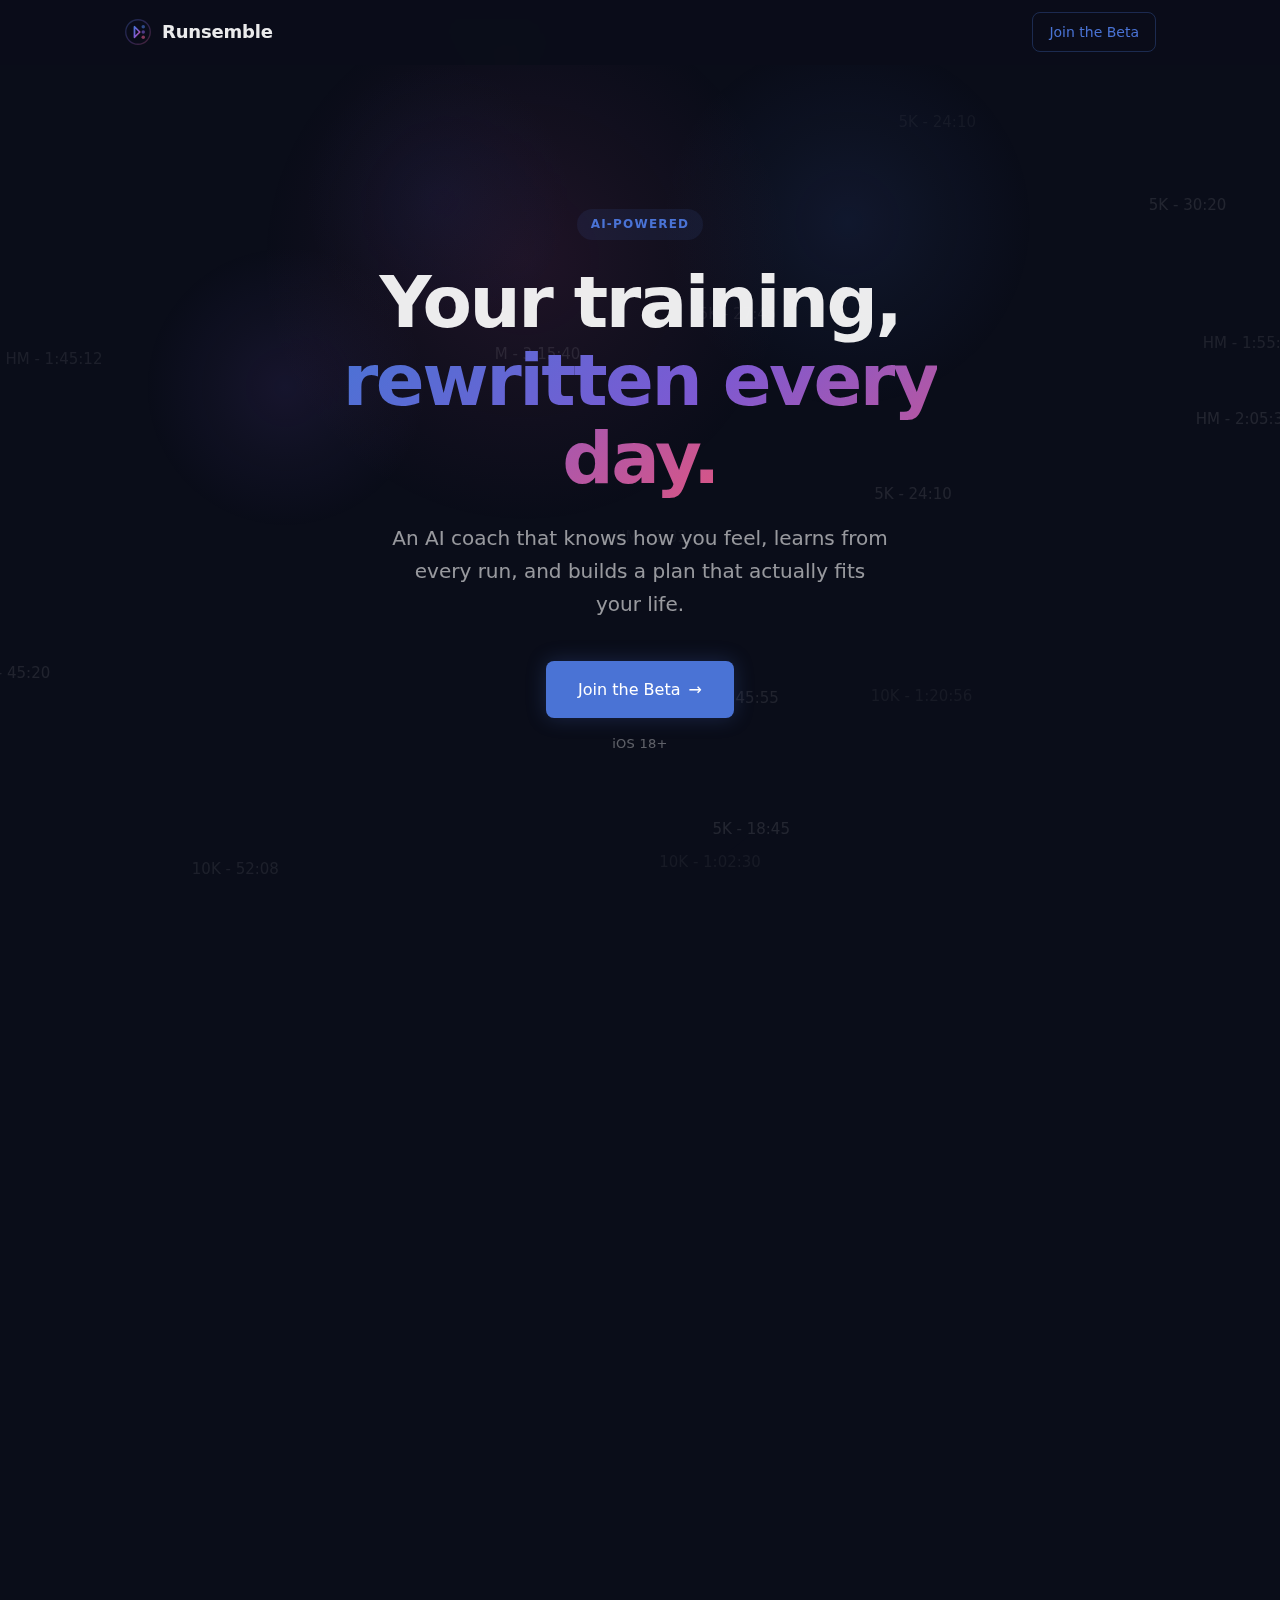
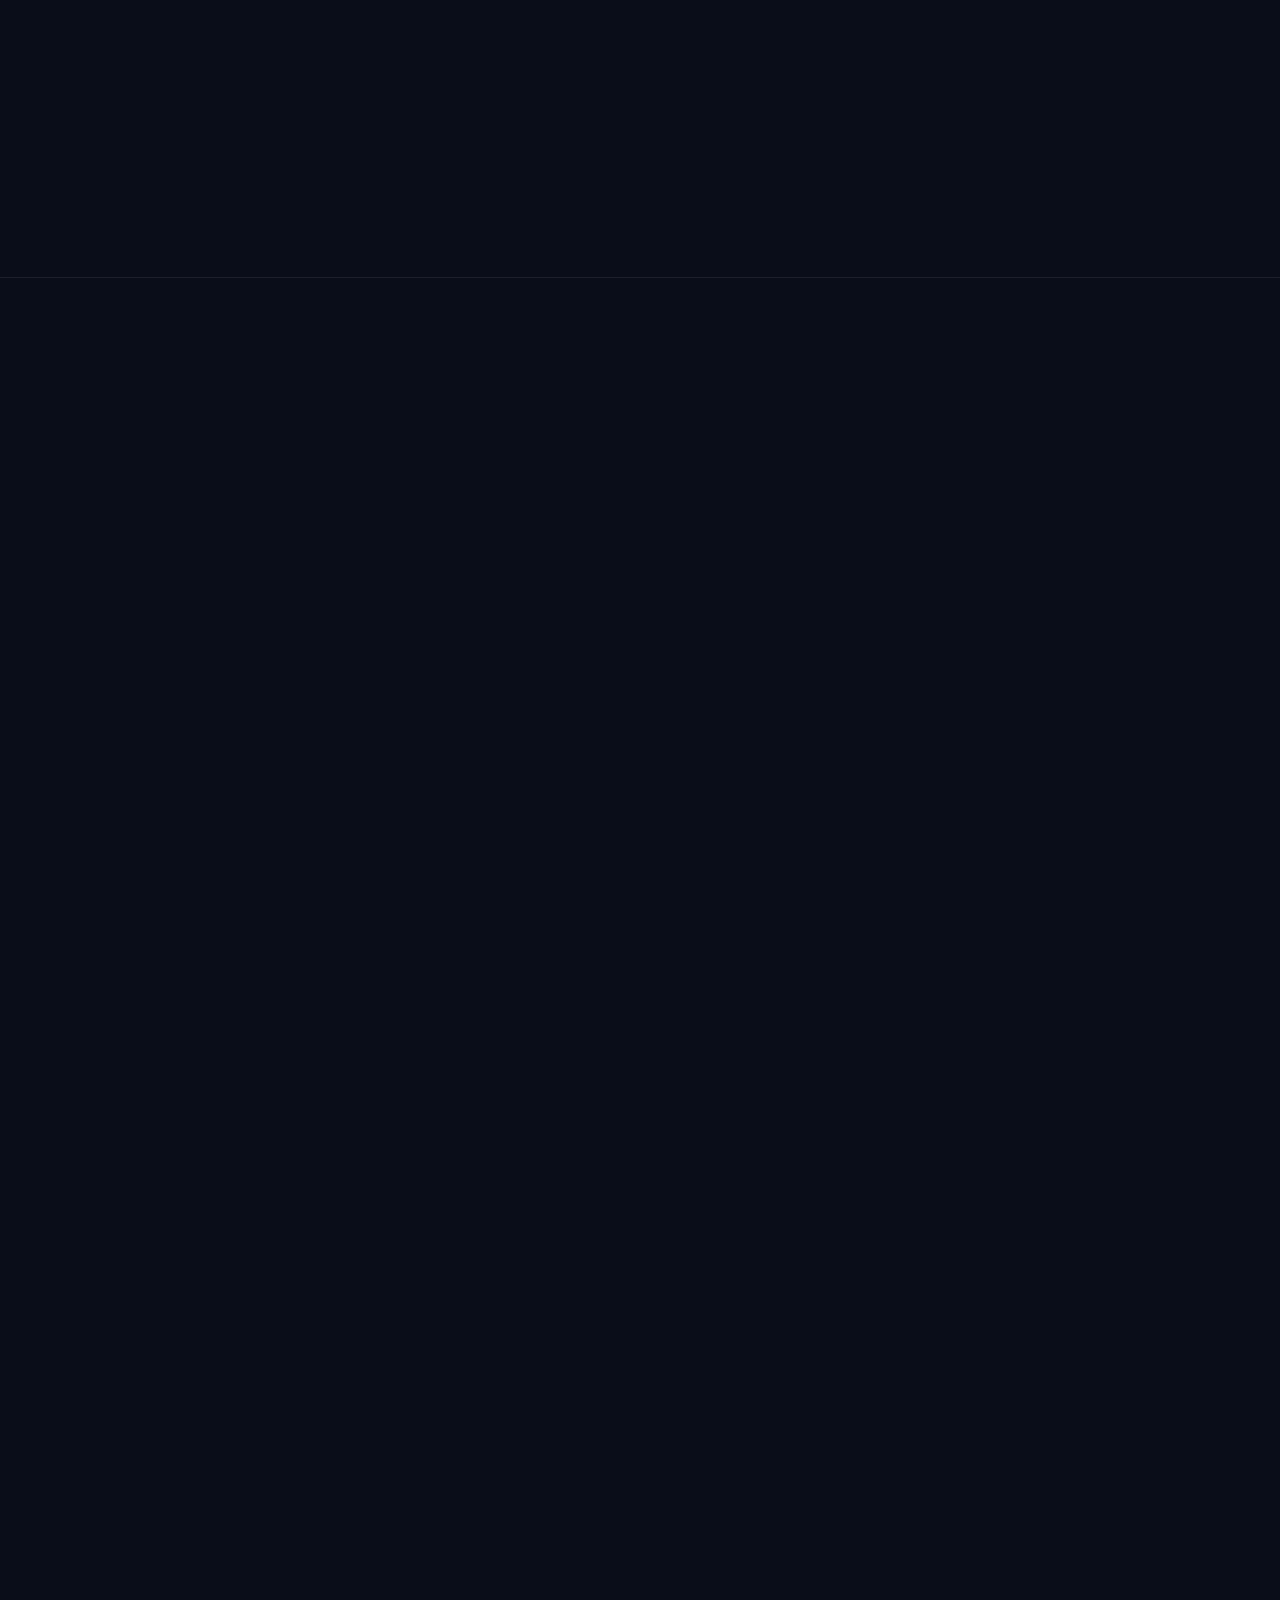
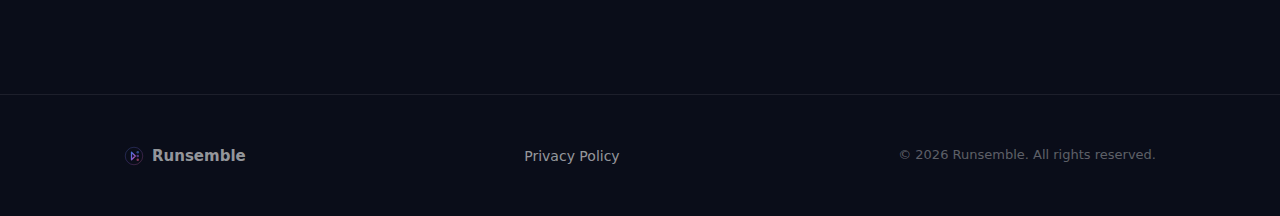
<file: index.html>
<!DOCTYPE html>
<html lang="en">
<head>
  <meta charset="UTF-8">
  <meta name="viewport" content="width=device-width, initial-scale=1.0">
  <title>Runsemble — Your training, rewritten every day</title>
  <meta name="description" content="AI-powered running coach that adapts to how you feel, learns from every run, and plans your whole year. Built for runners who want intelligent, personalised training.">

  <meta property="og:title" content="Runsemble — Your training, rewritten every day">
  <meta property="og:description" content="AI-powered running coach that adapts to how you feel, learns from every run, and plans your whole year.">
  <meta property="og:type" content="website">
  <meta property="og:url" content="https://runsemble.com">
  <meta name="twitter:card" content="summary">
  <meta name="twitter:title" content="Runsemble — Your training, rewritten every day">
  <meta name="twitter:description" content="AI-powered running coach that adapts to how you feel, learns from every run, and plans your whole year.">

  <meta name="theme-color" content="#0A0D19">
  <link rel="icon" type="image/svg+xml" href="/favicon.svg">
  <link rel="stylesheet" href="/style.css">
</head>
<body>
  <a href="#main" class="skip-link">Skip to content</a>

  <nav>
    <div class="container nav-inner">
      <a href="/" class="logo" aria-label="Runsemble home">
        <svg class="logo-icon" viewBox="0 0 32 32" fill="none" xmlns="http://www.w3.org/2000/svg" aria-hidden="true">
          <defs>
            <linearGradient id="logo-grad" x1="0%" y1="0%" x2="100%" y2="100%">
              <stop offset="0%" stop-color="#4A73D5"/>
              <stop offset="50%" stop-color="#7D59D2"/>
              <stop offset="100%" stop-color="#D95585"/>
            </linearGradient>
          </defs>
          <circle cx="16" cy="16" r="14" stroke="url(#logo-grad)" stroke-width="1.5" fill="none" opacity="0.3"/>
          <path d="M12 10 L12 22 M12 22 L18 16 L12 10" stroke="url(#logo-grad)" stroke-width="2" stroke-linecap="round" stroke-linejoin="round" fill="none"/>
          <circle cx="22" cy="10" r="2" fill="#4A73D5" opacity="0.6"/>
          <circle cx="22" cy="16" r="2" fill="#7D59D2" opacity="0.6"/>
          <circle cx="22" cy="22" r="2" fill="#D95585" opacity="0.6"/>
        </svg>
        <span>Runsemble</span>
      </a>
      <a href="#early-access" class="btn btn-ghost btn-sm">Join the Beta</a>
    </div>
  </nav>

  <main id="main">
    <!-- Hero -->
    <section class="hero" id="early-access">
      <canvas id="hero-canvas" class="hero-canvas" aria-hidden="true"></canvas>
      <div class="container">
        <div class="hero-content">
          <span class="badge">AI-Powered</span>
          <h1>Your training,<br><span class="gradient-text">rewritten every day.</span></h1>
          <p class="hero-sub">An AI coach that knows how you feel, learns from every run, and builds a plan that actually fits your&nbsp;life.</p>
          <div class="hero-cta">
            <a href="#" class="btn btn-primary btn-lg">Join the Beta <span aria-hidden="true">&rarr;</span></a>
            <p class="hero-note">iOS 18+</p>
          </div>
        </div>
      </div>
    </section>

    <!-- App Showcase -->
    <section class="showcase">
      <div class="container">
        <div class="showcase-header reveal">
          <h2>A day with Runsemble</h2>
          <p>Open the app. Tell it how you feel. Your session adapts instantly&nbsp;&mdash; no waiting, no thinking.</p>
        </div>

        <div class="app-mockup reveal-stagger">
          <!-- Session card -->
          <div class="session-card reveal" style="--i:0">
            <div class="session-label">Today's Session</div>
            <div class="session-title">Easy Run + Strides</div>
            <div class="session-meta">
              <div class="meta-item">
                <span class="meta-label">Distance</span>
                <span class="meta-value">8 km</span>
              </div>
              <div class="meta-item">
                <span class="meta-label">Pace</span>
                <span class="meta-value">5:40/km</span>
              </div>
              <div class="meta-item">
                <span class="meta-label">Duration</span>
                <span class="meta-value">~46 min</span>
              </div>
              <div class="meta-item">
                <span class="meta-label">Effort</span>
                <span class="meta-value">Zone 2</span>
              </div>
            </div>
            <div class="session-desc">8km easy with 4&times;100m strides at 5K pace in the final 2km. Keep strides relaxed and&nbsp;smooth.</div>

            <!-- RAG buttons -->
            <div class="rag-prompt">Adapt your run. How do you feel today?</div>
            <div class="rag-row" aria-label="How are you feeling?">
              <div class="rag-btn rag-red">Bad</div>
              <div class="rag-btn rag-amber">Tired</div>
              <div class="rag-btn rag-green">Good</div>
              <div class="rag-btn rag-boost">Great</div>
            </div>
          </div>

          <!-- Volume chart -->
          <div class="volume-chart reveal" style="--i:1">
            <div class="volume-label">Weekly Volume</div>
            <div class="volume-bars">
              <div class="volume-bar past" style="height:45%"></div>
              <div class="volume-bar past" style="height:52%"></div>
              <div class="volume-bar past" style="height:58%"></div>
              <div class="volume-bar deload" style="height:35%"></div>
              <div class="volume-bar past" style="height:55%"></div>
              <div class="volume-bar past" style="height:62%"></div>
              <div class="volume-bar current" style="height:70%"></div>
              <div class="volume-bar future" style="height:75%"></div>
              <div class="volume-bar future" style="height:80%"></div>
              <div class="volume-bar future" style="height:50%"></div>
              <div class="volume-bar future" style="height:78%"></div>
              <div class="volume-bar future" style="height:85%"></div>
            </div>
          </div>
        </div>
      </div>
    </section>

    <!-- Features -->
    <section class="features">
      <div class="container">
        <div class="features-header reveal">
          <h2>What other apps can't do</h2>
          <p>Not another generic plan. Runsemble is the first coach that actually understands your&nbsp;life.</p>
        </div>

        <div class="feature-grid reveal-stagger">
          <div class="feature-card reveal" style="--i:0">
            <div class="feature-icon green" aria-hidden="true">
              <svg viewBox="0 0 24 24" fill="none" stroke="currentColor" stroke-width="1.8" stroke-linecap="round" stroke-linejoin="round">
                <circle cx="12" cy="12" r="10"/>
                <path d="M8 14s1.5 2 4 2 4-2 4-2"/>
                <line x1="9" y1="9" x2="9.01" y2="9"/>
                <line x1="15" y1="9" x2="15.01" y2="9"/>
              </svg>
            </div>
            <h3>Feels your day</h3>
            <p>Tap how you feel. Your session adapts instantly&nbsp;&mdash; harder, easier, or completely different. Works offline, no&nbsp;waiting.</p>
          </div>

          <div class="feature-card reveal" style="--i:1">
            <div class="feature-icon purple" aria-hidden="true">
              <svg viewBox="0 0 24 24" fill="none" stroke="currentColor" stroke-width="1.8" stroke-linecap="round" stroke-linejoin="round">
                <path d="M12 2v4M12 18v4M4.93 4.93l2.83 2.83M16.24 16.24l2.83 2.83M2 12h4M18 12h4M4.93 19.07l2.83-2.83M16.24 7.76l2.83-2.83"/>
              </svg>
            </div>
            <h3>Knows your patterns</h3>
            <p>Holidays, busy weeks, energy cycles&nbsp;&mdash; your plan accounts for real life, not just training&nbsp;theory.</p>
          </div>

          <div class="feature-card reveal" style="--i:2">
            <div class="feature-icon blue" aria-hidden="true">
              <svg viewBox="0 0 24 24" fill="none" stroke="currentColor" stroke-width="1.8" stroke-linecap="round" stroke-linejoin="round">
                <rect x="3" y="4" width="18" height="18" rx="2" ry="2"/>
                <line x1="16" y1="2" x2="16" y2="6"/>
                <line x1="8" y1="2" x2="8" y2="6"/>
                <line x1="3" y1="10" x2="21" y2="10"/>
                <path d="M8 14h.01M12 14h.01M16 14h.01M8 18h.01M12 18h.01"/>
              </svg>
            </div>
            <h3>Plans your whole year</h3>
            <p>Multiple races, different priorities, deload cycles. Claude builds the full picture so every week has&nbsp;purpose.</p>
          </div>

          <div class="feature-card reveal" style="--i:3">
            <div class="feature-icon pink" aria-hidden="true">
              <svg viewBox="0 0 24 24" fill="none" stroke="currentColor" stroke-width="1.8" stroke-linecap="round" stroke-linejoin="round">
                <polyline points="23 6 13.5 15.5 8.5 10.5 1 18"/>
                <polyline points="17 6 23 6 23 12"/>
              </svg>
            </div>
            <h3>Learns every week</h3>
            <p>Every Monday your plan evolves. What you actually ran, how you felt, your race results&nbsp;&mdash; all feed back&nbsp;in.</p>
          </div>

          <div class="feature-card reveal" style="--i:4">
            <div class="feature-icon blue" aria-hidden="true">
              <svg viewBox="0 0 24 24" fill="none" stroke="currentColor" stroke-width="1.8" stroke-linecap="round" stroke-linejoin="round">
                <path d="M17 21v-2a4 4 0 00-4-4H5a4 4 0 00-4 4v2"/>
                <circle cx="9" cy="7" r="4"/>
                <path d="M23 21v-2a4 4 0 00-3-3.87"/>
                <path d="M16 3.13a4 4 0 010 7.75"/>
              </svg>
            </div>
            <h3>Run together</h3>
            <p>Train with someone at a completely different pace. Claude merges both plans into one shared&nbsp;session.</p>
          </div>

          <div class="feature-card reveal" style="--i:5">
            <div class="feature-icon pink" aria-hidden="true">
              <svg viewBox="0 0 24 24" fill="none" stroke="currentColor" stroke-width="1.8" stroke-linecap="round" stroke-linejoin="round">
                <path d="M12 22c5.523 0 10-4.477 10-10S17.523 2 12 2 2 6.477 2 12s4.477 10 10 10z"/>
                <path d="M12 6v6l4 2"/>
              </svg>
            </div>
            <h3>Race-day ready</h3>
            <p>Automatic taper before every race. Recovery ramps after. Injury&nbsp;flow built in&nbsp;&mdash; not hidden in&nbsp;settings.</p>
          </div>
        </div>
      </div>
    </section>

    <!-- Final CTA -->
    <section class="final-cta">
      <div class="container reveal">
        <h2>Training that gets you.<br>Not just your&nbsp;data.</h2>
        <a href="#" class="btn btn-primary btn-lg">Join the Beta <span aria-hidden="true">&rarr;</span></a>
        <p class="hero-note">iOS 18+ &middot; Free during beta</p>
      </div>
    </section>
  </main>

  <footer>
    <div class="container footer-inner">
      <div class="footer-brand">
        <svg width="20" height="20" viewBox="0 0 32 32" fill="none" xmlns="http://www.w3.org/2000/svg" aria-hidden="true">
          <defs>
            <linearGradient id="logo-grad-footer" x1="0%" y1="0%" x2="100%" y2="100%">
              <stop offset="0%" stop-color="#4A73D5"/>
              <stop offset="50%" stop-color="#7D59D2"/>
              <stop offset="100%" stop-color="#D95585"/>
            </linearGradient>
          </defs>
          <circle cx="16" cy="16" r="14" stroke="url(#logo-grad-footer)" stroke-width="1.5" fill="none" opacity="0.3"/>
          <path d="M12 10 L12 22 M12 22 L18 16 L12 10" stroke="url(#logo-grad-footer)" stroke-width="2" stroke-linecap="round" stroke-linejoin="round" fill="none"/>
          <circle cx="22" cy="10" r="2" fill="#4A73D5" opacity="0.6"/>
          <circle cx="22" cy="16" r="2" fill="#7D59D2" opacity="0.6"/>
          <circle cx="22" cy="22" r="2" fill="#D95585" opacity="0.6"/>
        </svg>
        <span>Runsemble</span>
      </div>
      <nav class="footer-links" aria-label="Footer">
        <a href="/privacy">Privacy Policy</a>
      </nav>
      <p class="footer-copy">&copy; 2026 Runsemble. All rights reserved.</p>
    </div>
  </footer>
  <script data-cfasync="false" src="/canvas-hero.js"></script>
  <script data-cfasync="false" src="/scroll.js"></script>
</body>
</html>
</file>
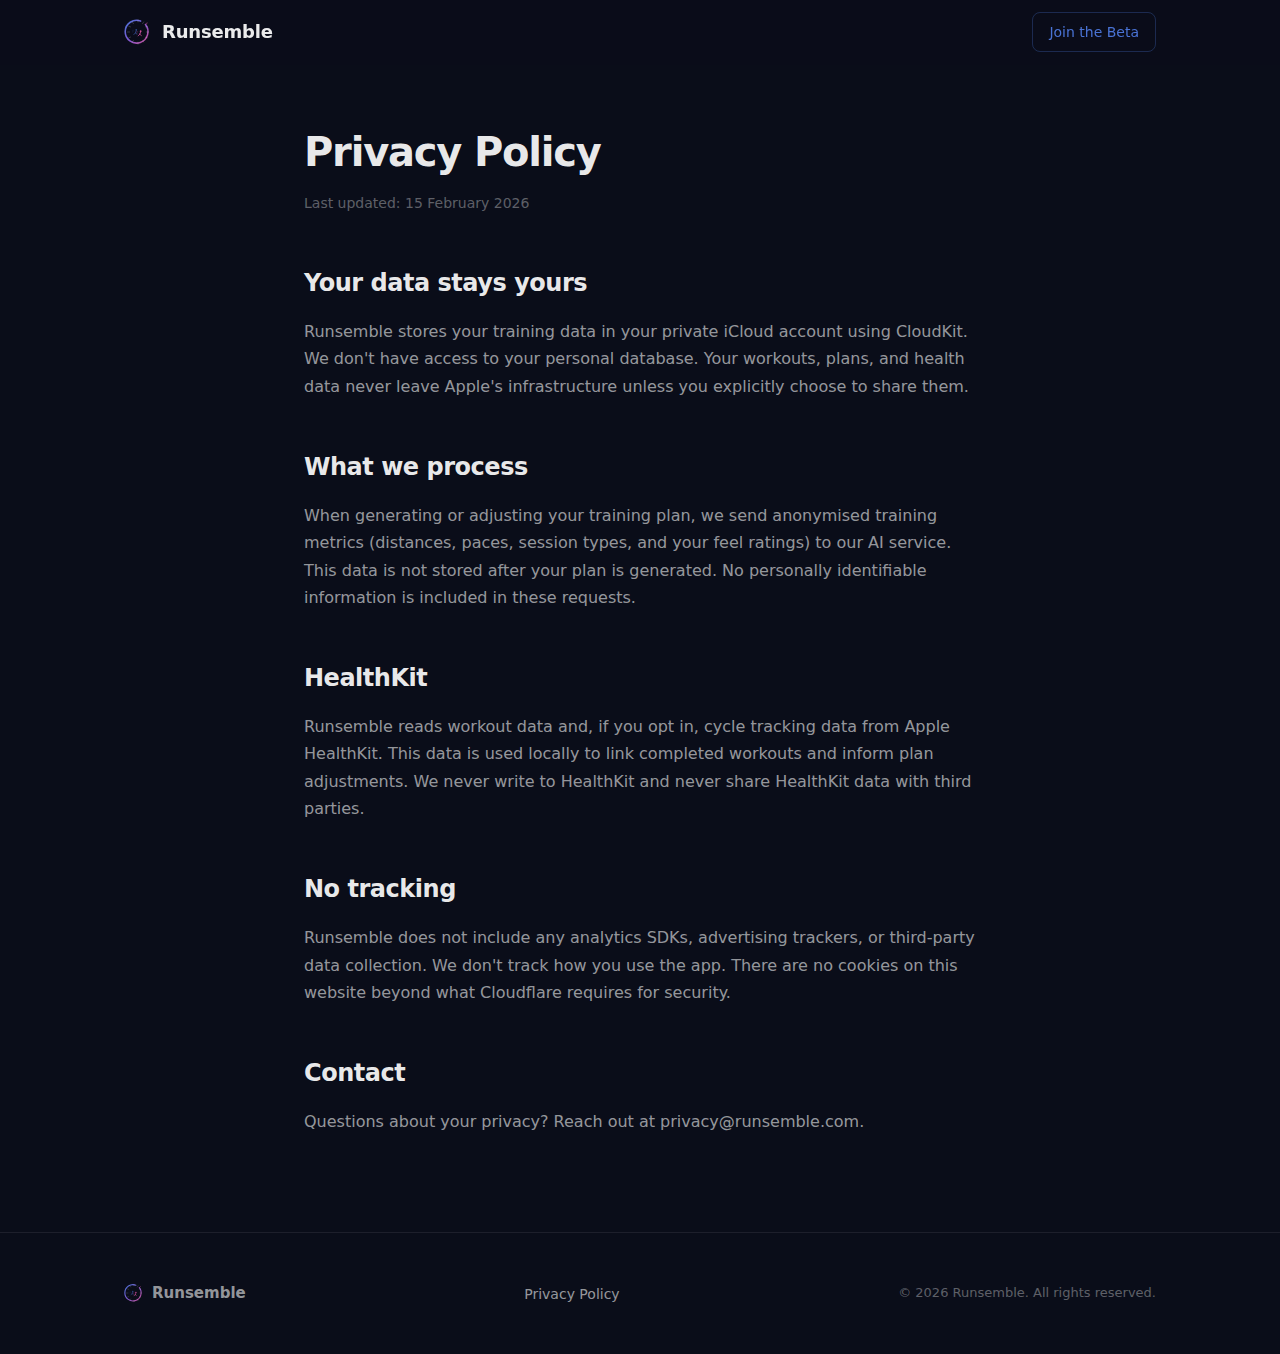
<file: privacy.html>
<!DOCTYPE html>
<html lang="en">
<head>
  <meta charset="UTF-8">
  <meta name="viewport" content="width=device-width, initial-scale=1.0">
  <title>Privacy Policy — Runsemble</title>
  <meta name="description" content="Runsemble privacy policy. Your data stays yours.">
  <meta name="theme-color" content="#0A0D19">
  <link rel="icon" type="image/svg+xml" href="/favicon.svg">
  <link rel="stylesheet" href="/style.css">
</head>
<body>
  <a href="#main" class="skip-link">Skip to content</a>

  <nav>
    <div class="container nav-inner">
      <a href="/" class="logo" aria-label="Runsemble home">
        <svg class="logo-icon" viewBox="0 0 32 32" fill="none" xmlns="http://www.w3.org/2000/svg" aria-hidden="true">
          <defs>
            <linearGradient id="logo-grad" x1="0%" y1="0%" x2="100%" y2="100%">
              <stop offset="0%" stop-color="#4A73D5"/>
              <stop offset="50%" stop-color="#7D59D2"/>
              <stop offset="100%" stop-color="#CC4D99"/>
            </linearGradient>
          </defs>
          <path d="M 19 3.5 A 13 13 0 1 0 24.5 7.5" stroke="url(#logo-grad)" stroke-width="1.8" stroke-linecap="round" fill="none"/>
          <g stroke="rgba(255,255,255,0.25)" stroke-width="0.8" stroke-linecap="round"><line x1="16" y1="2" x2="16" y2="4.5"/><line x1="22.5" y1="4.5" x2="21.2" y2="6.5"/><line x1="26.5" y1="9.5" x2="24.5" y2="10.2"/><line x1="28" y1="16" x2="25.5" y2="16"/><line x1="26.5" y1="22.5" x2="24.5" y2="21.8"/><line x1="22.5" y1="27.5" x2="21.2" y2="25.5"/><line x1="16" y1="30" x2="16" y2="27.5"/><line x1="9.5" y1="27.5" x2="10.8" y2="25.5"/><line x1="5.5" y1="22.5" x2="7.5" y2="21.8"/><line x1="4" y1="16" x2="6.5" y2="16"/><line x1="5.5" y1="9.5" x2="7.5" y2="10.2"/><line x1="9.5" y1="4.5" x2="10.8" y2="6.5"/></g>
          <path d="M 24.5 7.5 L 26.5 5.5" stroke="#CC4D99" stroke-width="1.2" stroke-linecap="round" opacity="0.5"/>
          <g stroke="#4A73D5" stroke-linecap="round" opacity="0.6"><circle cx="14" cy="13.5" r="1" fill="#4A73D5" stroke="none"/><line x1="14" y1="14.5" x2="13" y2="17" stroke-width="1"/><line x1="13" y1="17" x2="14.8" y2="18.5" stroke-width="0.9"/><line x1="13" y1="17" x2="11.2" y2="19" stroke-width="0.9"/><line x1="10.8" y1="14" x2="9.8" y2="14" stroke-width="0.5" opacity="0.5"/><line x1="10.5" y1="15.2" x2="9.5" y2="15.2" stroke-width="0.5" opacity="0.4"/><line x1="10.3" y1="16.3" x2="9.5" y2="16.3" stroke-width="0.5" opacity="0.3"/></g>
          <g stroke="#CC4D99" stroke-linecap="round"><circle cx="19" cy="15" r="1" fill="#CC4D99" stroke="none"/><line x1="19" y1="16" x2="18" y2="18.5" stroke-width="1"/><line x1="18" y1="18.5" x2="19.8" y2="20" stroke-width="0.9"/><line x1="18" y1="18.5" x2="16.2" y2="20.5" stroke-width="0.9"/><line x1="15.8" y1="15.5" x2="14.8" y2="15.5" stroke-width="0.5" opacity="0.5"/><line x1="15.5" y1="16.8" x2="14.5" y2="16.8" stroke-width="0.5" opacity="0.4"/><line x1="15.3" y1="18" x2="14.5" y2="18" stroke-width="0.5" opacity="0.3"/></g>
        </svg>
        <span>Runsemble</span>
      </a>
      <a href="/#early-access" class="btn btn-ghost btn-sm">Join the Beta</a>
    </div>
  </nav>

  <main id="main" class="prose">
    <div class="container">
      <h1>Privacy Policy</h1>
      <p class="last-updated">Last updated: 15 February 2026</p>

      <h2>Your data stays yours</h2>
      <p>Runsemble stores your training data in your private iCloud account using CloudKit. We don't have access to your personal database. Your workouts, plans, and health data never leave Apple's infrastructure unless you explicitly choose to share them.</p>

      <h2>What we process</h2>
      <p>When generating or adjusting your training plan, we send anonymised training metrics (distances, paces, session types, and your feel ratings) to our AI service. This data is not stored after your plan is generated. No personally identifiable information is included in these requests.</p>

      <h2>HealthKit</h2>
      <p>Runsemble reads workout data and, if you opt in, cycle tracking data from Apple HealthKit. This data is used locally to link completed workouts and inform plan adjustments. We never write to HealthKit and never share HealthKit data with third parties.</p>

      <h2>No tracking</h2>
      <p>Runsemble does not include any analytics SDKs, advertising trackers, or third-party data collection. We don't track how you use the app. There are no cookies on this website beyond what Cloudflare requires for security.</p>

      <h2>Contact</h2>
      <p>Questions about your privacy? Reach out at privacy@runsemble.com.</p>
    </div>
  </main>

  <footer>
    <div class="container footer-inner">
      <div class="footer-brand">
        <svg width="20" height="20" viewBox="0 0 32 32" fill="none" xmlns="http://www.w3.org/2000/svg" aria-hidden="true">
          <defs>
            <linearGradient id="logo-grad-footer" x1="0%" y1="0%" x2="100%" y2="100%">
              <stop offset="0%" stop-color="#4A73D5"/>
              <stop offset="50%" stop-color="#7D59D2"/>
              <stop offset="100%" stop-color="#CC4D99"/>
            </linearGradient>
          </defs>
          <path d="M 19 3.5 A 13 13 0 1 0 24.5 7.5" stroke="url(#logo-grad-footer)" stroke-width="1.8" stroke-linecap="round" fill="none"/>
          <g stroke="rgba(255,255,255,0.25)" stroke-width="0.8" stroke-linecap="round"><line x1="16" y1="2" x2="16" y2="4.5"/><line x1="22.5" y1="4.5" x2="21.2" y2="6.5"/><line x1="26.5" y1="9.5" x2="24.5" y2="10.2"/><line x1="28" y1="16" x2="25.5" y2="16"/><line x1="26.5" y1="22.5" x2="24.5" y2="21.8"/><line x1="22.5" y1="27.5" x2="21.2" y2="25.5"/><line x1="16" y1="30" x2="16" y2="27.5"/><line x1="9.5" y1="27.5" x2="10.8" y2="25.5"/><line x1="5.5" y1="22.5" x2="7.5" y2="21.8"/><line x1="4" y1="16" x2="6.5" y2="16"/><line x1="5.5" y1="9.5" x2="7.5" y2="10.2"/><line x1="9.5" y1="4.5" x2="10.8" y2="6.5"/></g>
          <path d="M 24.5 7.5 L 26.5 5.5" stroke="#CC4D99" stroke-width="1.2" stroke-linecap="round" opacity="0.5"/>
          <g stroke="#4A73D5" stroke-linecap="round" opacity="0.6"><circle cx="14" cy="13.5" r="1" fill="#4A73D5" stroke="none"/><line x1="14" y1="14.5" x2="13" y2="17" stroke-width="1"/><line x1="13" y1="17" x2="14.8" y2="18.5" stroke-width="0.9"/><line x1="13" y1="17" x2="11.2" y2="19" stroke-width="0.9"/><line x1="10.8" y1="14" x2="9.8" y2="14" stroke-width="0.5" opacity="0.5"/><line x1="10.5" y1="15.2" x2="9.5" y2="15.2" stroke-width="0.5" opacity="0.4"/><line x1="10.3" y1="16.3" x2="9.5" y2="16.3" stroke-width="0.5" opacity="0.3"/></g>
          <g stroke="#CC4D99" stroke-linecap="round"><circle cx="19" cy="15" r="1" fill="#CC4D99" stroke="none"/><line x1="19" y1="16" x2="18" y2="18.5" stroke-width="1"/><line x1="18" y1="18.5" x2="19.8" y2="20" stroke-width="0.9"/><line x1="18" y1="18.5" x2="16.2" y2="20.5" stroke-width="0.9"/><line x1="15.8" y1="15.5" x2="14.8" y2="15.5" stroke-width="0.5" opacity="0.5"/><line x1="15.5" y1="16.8" x2="14.5" y2="16.8" stroke-width="0.5" opacity="0.4"/><line x1="15.3" y1="18" x2="14.5" y2="18" stroke-width="0.5" opacity="0.3"/></g>
        </svg>
        <span>Runsemble</span>
      </div>
      <nav class="footer-links" aria-label="Footer">
        <a href="/privacy">Privacy Policy</a>
      </nav>
      <p class="footer-copy">&copy; 2026 Runsemble. All rights reserved.</p>
    </div>
  </footer>
</body>
</html>
</file>
<file: style.css>
:root {
  --bg: #0A0D19;
  --surface: #121426;
  --card: #191C36;
  --border: rgba(255, 255, 255, 0.08);
  --border-hover: rgba(255, 255, 255, 0.14);
  --accent: #4A73D5;
  --accent-soft: rgba(74, 115, 213, 0.1);
  --accent-glow: rgba(74, 115, 213, 0.25);
  --purple: #7D59D2;
  --purple-soft: rgba(125, 89, 210, 0.1);
  --pink: #D95585;
  --pink-soft: rgba(217, 85, 133, 0.1);
  --text: rgba(255, 255, 255, 0.92);
  --text-secondary: rgba(255, 255, 255, 0.58);
  --text-tertiary: rgba(255, 255, 255, 0.35);
  --rag-red: #E64D59;
  --rag-amber: #F2B34D;
  --rag-green: #4DCC80;
  --rag-boost-start: #4A73D5;
  --rag-boost-end: #7D59D2;
  --font: -apple-system, BlinkMacSystemFont, "SF Pro Display", system-ui, sans-serif;
  --radius: 12px;
  --radius-sm: 8px;
}

/* ---- Reset ---- */

*,
*::before,
*::after {
  box-sizing: border-box;
  margin: 0;
  padding: 0;
}

html {
  scroll-behavior: smooth;
  -webkit-text-size-adjust: 100%;
}

@media (prefers-reduced-motion: reduce) {
  html {
    scroll-behavior: auto;
  }
  *,
  *::before,
  *::after {
    animation-duration: 0.01ms !important;
    animation-iteration-count: 1 !important;
    transition-duration: 0.01ms !important;
  }
}

body {
  font-family: var(--font);
  background: var(--bg);
  color: var(--text);
  line-height: 1.6;
  -webkit-font-smoothing: antialiased;
  -moz-osx-font-smoothing: grayscale;
}

a {
  color: var(--accent);
  text-decoration: none;
}

a:hover {
  text-decoration: underline;
}

img,
svg {
  display: block;
  max-width: 100%;
}

/* ---- Layout ---- */

.container {
  max-width: 1080px;
  margin: 0 auto;
  padding: 0 24px;
}

/* ---- Accessibility ---- */

.skip-link {
  position: absolute;
  top: -100%;
  left: 16px;
  background: var(--accent);
  color: #fff;
  padding: 8px 16px;
  border-radius: var(--radius-sm);
  z-index: 200;
  font-size: 0.875rem;
}

.skip-link:focus {
  top: 16px;
}

/* ---- Navigation ---- */

body > nav {
  position: fixed;
  top: 0;
  left: 0;
  right: 0;
  z-index: 100;
  background: rgba(10, 13, 25, 0.8);
  -webkit-backdrop-filter: blur(20px);
  backdrop-filter: blur(20px);
  border-bottom: 1px solid transparent;
  transition: border-color 0.3s ease;
}

body > nav.scrolled {
  border-bottom-color: var(--border);
}

.nav-inner {
  display: flex;
  align-items: center;
  justify-content: space-between;
  height: 64px;
}

.logo {
  display: flex;
  align-items: center;
  gap: 10px;
  color: var(--text);
  font-weight: 600;
  font-size: 1.125rem;
  text-decoration: none;
  letter-spacing: -0.01em;
}

.logo:hover {
  text-decoration: none;
}

.logo-icon {
  width: 28px;
  height: 28px;
  flex-shrink: 0;
}

/* ---- Buttons ---- */

.btn {
  display: inline-flex;
  align-items: center;
  gap: 8px;
  font-family: var(--font);
  font-size: 0.9375rem;
  font-weight: 500;
  text-decoration: none;
  border-radius: var(--radius-sm);
  cursor: pointer;
  transition: all 0.2s ease;
  border: none;
}

.btn:hover {
  text-decoration: none;
}

.btn-primary {
  background: var(--accent);
  color: #fff;
  padding: 14px 28px;
  box-shadow: 0 0 20px var(--accent-glow);
}

.btn-primary:hover {
  background: #5A83E5;
  box-shadow: 0 0 30px var(--accent-glow);
  transform: translateY(-1px);
}

.btn-primary:active {
  transform: translateY(0);
}

.btn-ghost {
  background: transparent;
  color: var(--accent);
  padding: 10px 20px;
  border: 1px solid rgba(74, 115, 213, 0.3);
}

.btn-ghost:hover {
  background: var(--accent-soft);
  border-color: rgba(74, 115, 213, 0.5);
}

.btn-sm {
  font-size: 0.875rem;
  padding: 8px 16px;
}

.btn-lg {
  font-size: 1rem;
  padding: 16px 32px;
}

/* ---- Hero ---- */

.hero {
  min-height: 100vh;
  display: flex;
  align-items: center;
  position: relative;
  overflow: hidden;
  padding-top: 64px;
}

.hero-canvas {
  position: absolute;
  top: 0;
  left: 0;
  width: 100%;
  height: 100%;
  pointer-events: none;
}

.hero-content {
  position: relative;
  z-index: 2;
  text-align: center;
  max-width: 720px;
  margin: 0 auto;
  padding: 60px 0;
}

.hero h1 {
  font-size: clamp(2.75rem, 7vw, 4.5rem);
  font-weight: 700;
  line-height: 1.08;
  letter-spacing: -0.035em;
  margin-bottom: 24px;
  animation: fade-up 0.8s ease-out;
}

.hero h1 .gradient-text {
  background: linear-gradient(135deg, var(--accent), var(--purple), var(--pink));
  -webkit-background-clip: text;
  background-clip: text;
  -webkit-text-fill-color: transparent;
}

.hero-sub {
  font-size: clamp(1.0625rem, 2vw, 1.25rem);
  color: var(--text-secondary);
  max-width: 540px;
  margin: 0 auto 40px;
  line-height: 1.65;
  animation: fade-up 0.8s ease-out 0.1s both;
}

.hero-cta {
  animation: fade-up 0.8s ease-out 0.2s both;
}

.hero-note {
  margin-top: 16px;
  font-size: 0.8125rem;
  color: var(--text-tertiary);
  letter-spacing: 0.02em;
}

@keyframes fade-up {
  from {
    opacity: 0;
    transform: translateY(20px);
  }
  to {
    opacity: 1;
    transform: translateY(0);
  }
}

/* ---- App Showcase ---- */

.showcase {
  padding: 120px 0;
  position: relative;
  overflow: hidden;
}

.showcase-header {
  text-align: center;
  margin-bottom: 64px;
}

.showcase-header h2 {
  font-size: clamp(1.75rem, 4vw, 2.5rem);
  font-weight: 700;
  letter-spacing: -0.03em;
  line-height: 1.2;
  margin-bottom: 16px;
}

.showcase-header p {
  color: var(--text-secondary);
  font-size: 1.0625rem;
  max-width: 480px;
  margin: 0 auto;
  line-height: 1.6;
}

.app-mockup {
  max-width: 560px;
  margin: 0 auto;
  position: relative;
}

.session-card {
  background: var(--card);
  border: 1px solid var(--border);
  border-radius: var(--radius);
  padding: 28px;
  margin-bottom: 24px;
}

.session-label {
  font-size: 0.75rem;
  font-weight: 600;
  letter-spacing: 0.1em;
  text-transform: uppercase;
  color: var(--accent);
  margin-bottom: 12px;
}

.session-title {
  font-size: 1.25rem;
  font-weight: 600;
  letter-spacing: -0.01em;
  margin-bottom: 16px;
}

.session-meta {
  display: flex;
  gap: 24px;
  margin-bottom: 20px;
}

.meta-item {
  display: flex;
  flex-direction: column;
  gap: 2px;
}

.meta-label {
  font-size: 0.6875rem;
  text-transform: uppercase;
  letter-spacing: 0.08em;
  color: var(--text-tertiary);
}

.meta-value {
  font-size: 1.125rem;
  font-weight: 600;
  font-variant-numeric: tabular-nums;
  font-family: "SF Mono", ui-monospace, monospace;
  letter-spacing: -0.02em;
}

.session-desc {
  font-size: 0.875rem;
  color: var(--text-secondary);
  line-height: 1.6;
  border-top: 1px solid var(--border);
  padding-top: 16px;
}

.rag-prompt {
  font-size: 0.8125rem;
  font-weight: 500;
  color: var(--text-secondary);
  margin-top: 20px;
  margin-bottom: 10px;
}

.rag-row {
  display: flex;
  gap: 10px;
}

.rag-btn {
  flex: 1;
  padding: 12px 0;
  border-radius: var(--radius-sm);
  border: none;
  font-family: var(--font);
  font-size: 0.8125rem;
  font-weight: 600;
  cursor: default;
  transition: all 0.2s ease;
  text-align: center;
}

.rag-red {
  background: rgba(230, 77, 89, 0.12);
  color: var(--rag-red);
  border: 1px solid rgba(230, 77, 89, 0.2);
}

.rag-amber {
  background: rgba(242, 179, 77, 0.12);
  color: var(--rag-amber);
  border: 1px solid rgba(242, 179, 77, 0.2);
}

.rag-green {
  background: rgba(77, 204, 128, 0.15);
  color: var(--rag-green);
  border: 1px solid rgba(77, 204, 128, 0.25);
  box-shadow: 0 0 12px rgba(77, 204, 128, 0.15);
}

.rag-boost {
  background: linear-gradient(135deg, rgba(74, 115, 213, 0.12), rgba(125, 89, 210, 0.12));
  color: var(--purple);
  border: 1px solid rgba(125, 89, 210, 0.2);
}

.volume-chart {
  background: var(--card);
  border: 1px solid var(--border);
  border-radius: var(--radius);
  padding: 24px;
}

.volume-label {
  font-size: 0.75rem;
  font-weight: 600;
  letter-spacing: 0.1em;
  text-transform: uppercase;
  color: var(--text-tertiary);
  margin-bottom: 16px;
}

.volume-bars {
  display: flex;
  align-items: flex-end;
  gap: 6px;
  height: 80px;
}

.volume-bar {
  flex: 1;
  border-radius: 3px 3px 0 0;
  min-height: 8px;
  transition: height 0.6s ease;
}

.volume-bar.past {
  background: var(--accent);
  opacity: 0.7;
}

.volume-bar.current {
  background: linear-gradient(to top, var(--accent), var(--purple));
}

.volume-bar.future {
  background: var(--border);
}

.volume-bar.deload {
  background: var(--purple);
  opacity: 0.4;
}

/* ---- Scroll reveal ---- */

.reveal {
  opacity: 0;
  transform: translateY(24px);
  transition: opacity 0.7s ease, transform 0.7s ease;
}

.reveal.visible {
  opacity: 1;
  transform: translateY(0);
}

.reveal-stagger > .reveal {
  transition-delay: calc(var(--i, 0) * 100ms);
}

/* ---- Features ---- */

.features {
  padding: 120px 0;
  border-top: 1px solid var(--border);
}

.features-header {
  text-align: center;
  margin-bottom: 64px;
}

.features-header h2 {
  font-size: clamp(1.75rem, 4vw, 2.5rem);
  font-weight: 700;
  letter-spacing: -0.03em;
  line-height: 1.2;
  margin-bottom: 16px;
}

.features-header p {
  color: var(--text-secondary);
  font-size: 1.0625rem;
  max-width: 480px;
  margin: 0 auto;
  line-height: 1.6;
}

.feature-grid {
  display: grid;
  grid-template-columns: repeat(3, 1fr);
  gap: 24px;
}

.feature-card {
  background: var(--card);
  border: 1px solid var(--border);
  border-radius: var(--radius);
  padding: 32px;
  transition: border-color 0.2s ease, transform 0.2s ease;
}

.feature-card:hover {
  border-color: var(--border-hover);
  transform: translateY(-2px);
}

.feature-icon {
  width: 48px;
  height: 48px;
  display: flex;
  align-items: center;
  justify-content: center;
  border-radius: var(--radius-sm);
  margin-bottom: 20px;
}

.feature-icon svg {
  width: 24px;
  height: 24px;
}

.feature-icon.blue {
  background: var(--accent-soft);
  color: var(--accent);
}

.feature-icon.purple {
  background: var(--purple-soft);
  color: var(--purple);
}

.feature-icon.pink {
  background: var(--pink-soft);
  color: var(--pink);
}

.feature-icon.green {
  background: rgba(77, 204, 128, 0.1);
  color: var(--rag-green);
}

.feature-card h3 {
  font-size: 1.125rem;
  font-weight: 600;
  letter-spacing: -0.01em;
  margin-bottom: 12px;
}

.feature-card p {
  font-size: 0.9375rem;
  color: var(--text-secondary);
  line-height: 1.65;
}

.badge {
  display: inline-block;
  font-size: 0.75rem;
  font-weight: 600;
  letter-spacing: 0.1em;
  text-transform: uppercase;
  color: var(--accent);
  background: var(--accent-soft);
  padding: 6px 14px;
  border-radius: 100px;
  margin-bottom: 24px;
}

/* ---- Final CTA ---- */

.final-cta {
  padding: 100px 0;
  text-align: center;
}

.final-cta h2 {
  font-size: clamp(1.75rem, 4vw, 2.5rem);
  font-weight: 700;
  letter-spacing: -0.03em;
  line-height: 1.2;
  margin-bottom: 32px;
}

/* ---- Footer ---- */

footer {
  padding: 48px 0;
  border-top: 1px solid var(--border);
}

.footer-inner {
  display: flex;
  align-items: center;
  justify-content: space-between;
  flex-wrap: wrap;
  gap: 16px;
}

.footer-brand {
  display: flex;
  align-items: center;
  gap: 8px;
  font-weight: 600;
  font-size: 0.9375rem;
  color: var(--text-secondary);
}

.footer-brand svg {
  width: 20px;
  height: 20px;
  flex-shrink: 0;
}

.footer-links a {
  font-size: 0.875rem;
  color: var(--text-secondary);
}

.footer-links a:hover {
  color: var(--text);
}

.footer-copy {
  font-size: 0.8125rem;
  color: var(--text-tertiary);
}

/* ---- Prose (Privacy page) ---- */

.prose {
  padding: 120px 0 80px;
}

.prose .container {
  max-width: 720px;
}

.prose h1 {
  font-size: 2.5rem;
  font-weight: 700;
  letter-spacing: -0.03em;
  margin-bottom: 8px;
}

.prose .last-updated {
  font-size: 0.875rem;
  color: var(--text-tertiary);
  margin-bottom: 48px;
}

.prose h2 {
  font-size: 1.5rem;
  font-weight: 600;
  letter-spacing: -0.02em;
  margin-top: 48px;
  margin-bottom: 16px;
}

.prose p {
  font-size: 1rem;
  color: var(--text-secondary);
  line-height: 1.7;
  margin-bottom: 16px;
}

/* ---- Responsive ---- */

@media (max-width: 840px) {
  .feature-grid {
    grid-template-columns: 1fr;
    gap: 16px;
  }

  .features {
    padding: 80px 0;
  }

  .showcase {
    padding: 80px 0;
  }

  .session-meta {
    gap: 16px;
  }

  .prose {
    padding: 100px 0 60px;
  }
}

@media (max-width: 640px) {
  .footer-inner {
    flex-direction: column;
    text-align: center;
  }

  .rag-row {
    gap: 6px;
  }

  .rag-btn {
    font-size: 0.75rem;
    padding: 10px 0;
  }
}

@media (max-width: 480px) {
  .container {
    padding: 0 20px;
  }

  .nav-inner {
    height: 56px;
  }

  .hero {
    padding-top: 56px;
  }

  .btn-primary {
    padding: 12px 24px;
  }

  .btn-lg {
    padding: 14px 28px;
    font-size: 0.9375rem;
  }

  .prose h1 {
    font-size: 2rem;
  }

  .session-meta {
    flex-wrap: wrap;
    gap: 12px;
  }
}
</file>
